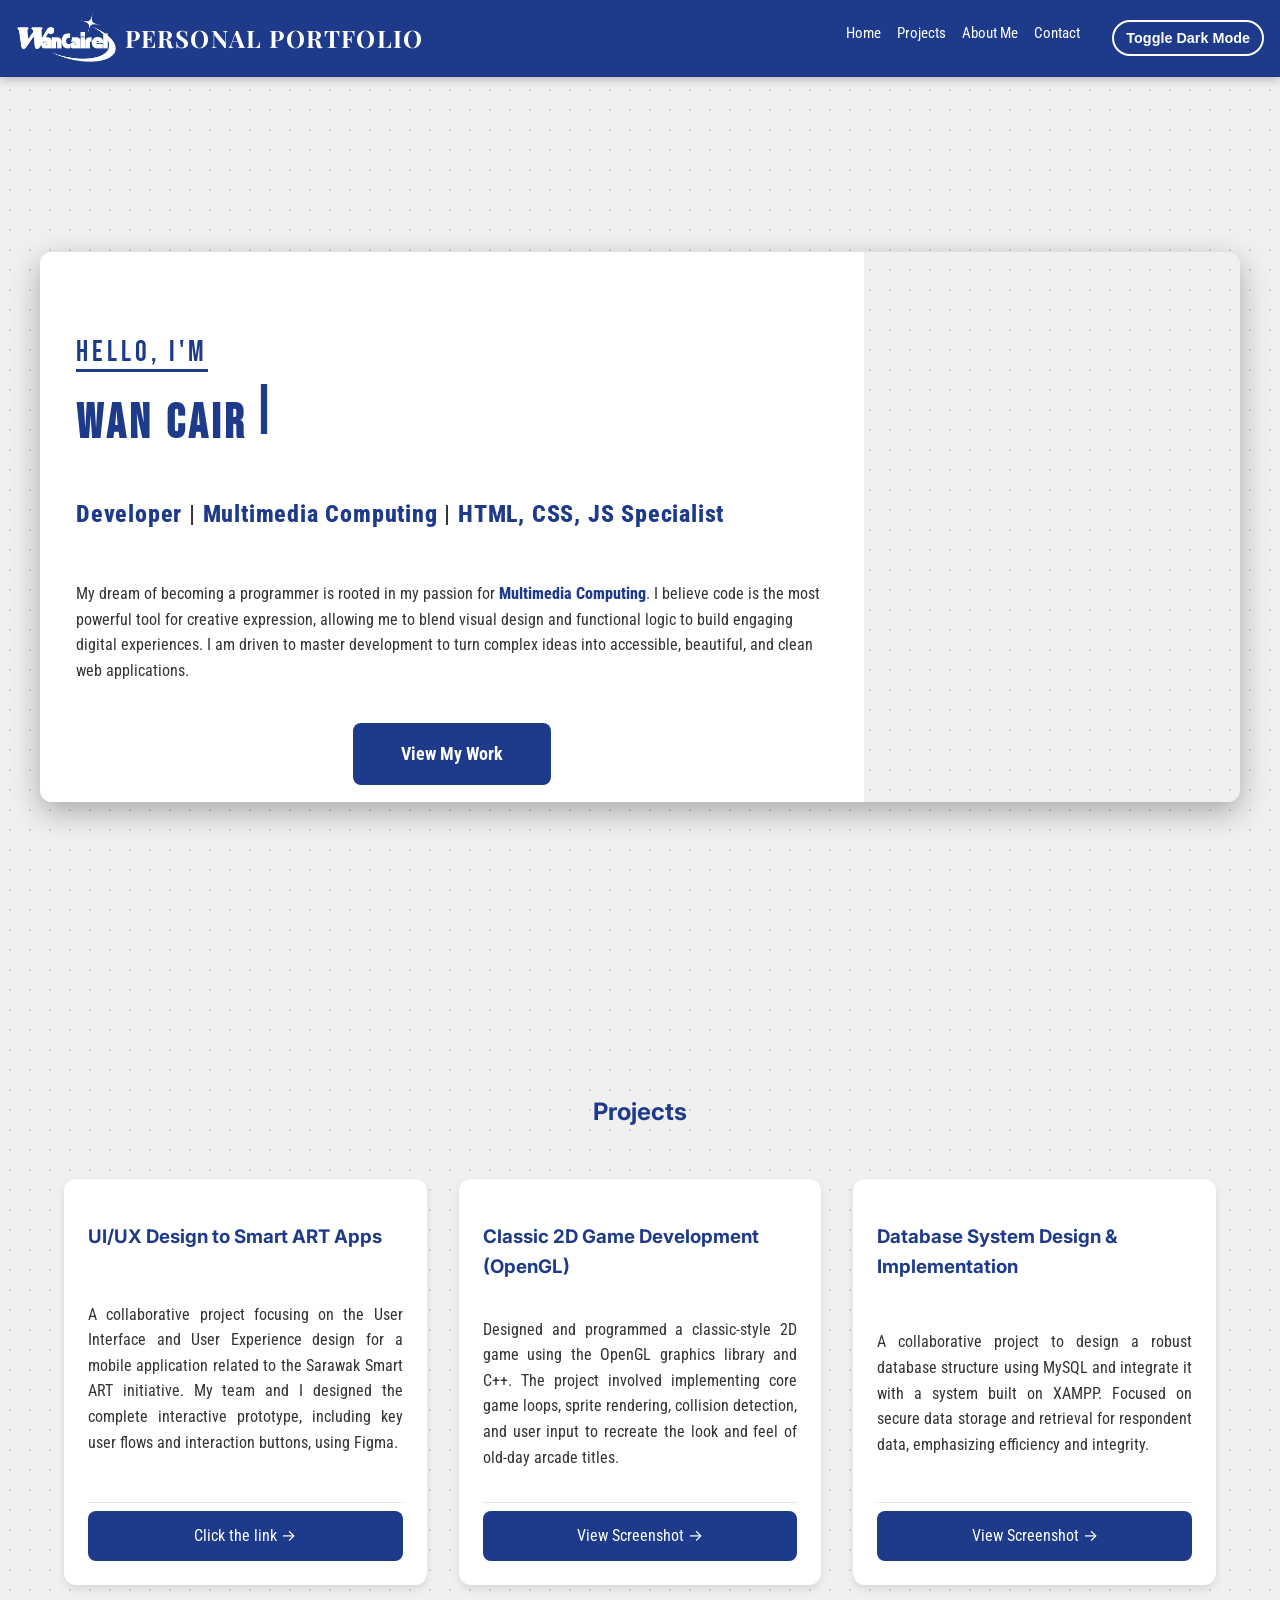
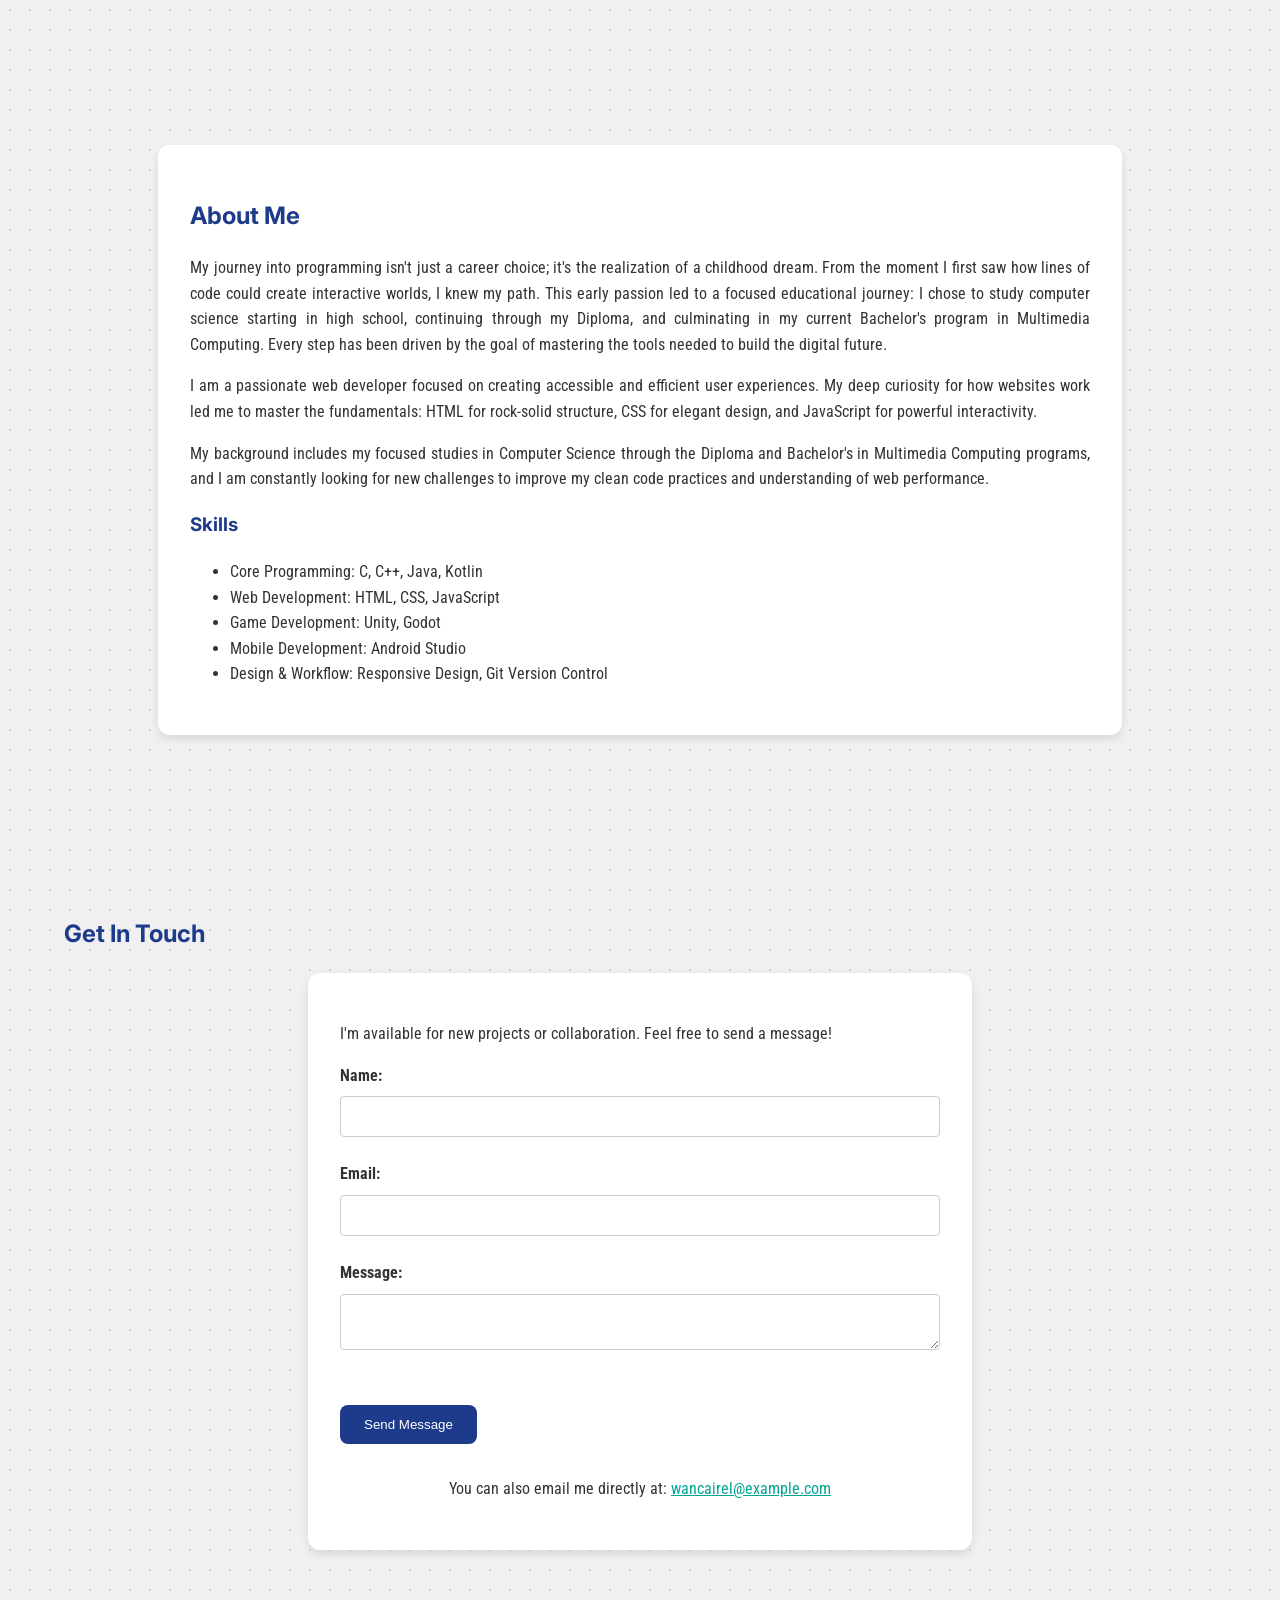
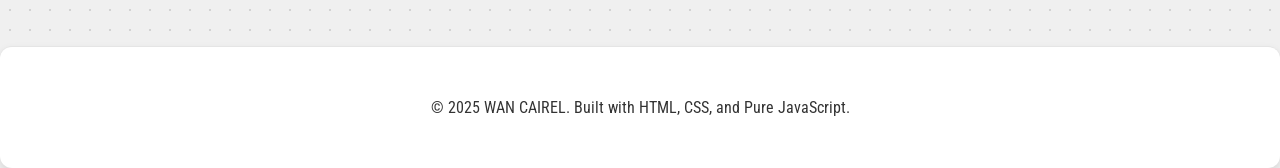
<file: index.html>
<!DOCTYPE html>
<html lang="en">
<head>
    <meta charset="UTF-8">
    <meta name="viewport" content="width=device-width, initial-scale=1.0">
    <title>Wan Cairel Aiman - Portfolio</title>
    <link href="https://fonts.googleapis.com/css2?family=Bebas+Neue&family=Inter:wght@100..900&family=Playfair+Display:ital,wght@0,400..900;1,400..900&family=Roboto+Condensed:ital,wght@0,100..900;1,400..900&display=swap" rel="stylesheet">
    <link rel="stylesheet" href="styles.css">
</head>
<body>

    <header class="header">
        <div class="logo">
            <a href="#home">
                <img src="logo.png" alt="Portfolio Logo" class="logo-image"> 
                <span class="logo-text">Personal Portfolio</span> 
            </a>
        </div>
        <button class="menu-toggle" id="menuToggle" aria-label="Toggle navigation menu">&#9776;</button>
        <nav>
            <ul class="nav-menu" id="navMenu">
                <li><a href="#home">Home</a></li>
                <li><a href="#projects">Projects</a></li>
                <li><a href="#about">About Me</a></li>
                <li><a href="#contact">Contact</a></li>
                <li><button id="modeToggle" class="mode-toggle">Toggle Dark Mode</button></li>
            </ul>
        </nav>
    </header>

    <section id="home">
        <div class="hero-wrapper">
            
            <div class="hero-text-container">
                <h1 class="hero-title" data-text="Wan Cairel Aiman Bin Wan Habib">
                    <span class="hero-greeting">Hello, I'm</span> 
                    <br> 
                    <span id="typewriter-text">WAN CAIREL AIMAN BIN WAN HABIB</span>
                </h1>
                
                <p class="hero-subtitle">
                    <span class="highlight">Developer</span> | 
                    <span class="highlight">Multimedia Computing</span> | 
                    <span class="highlight">HTML, CSS, JS Specialist</span>
                </p>

                <p>My dream of becoming a programmer is rooted in my passion for <span class="highlight">Multimedia Computing</span>. I believe code is the most powerful tool for creative expression, allowing me to blend visual design and functional logic to build engaging digital experiences. I am driven to master development to turn complex ideas into accessible, beautiful, and clean web applications.</p>
                
                <a href="#projects" class="cta-button hero-cta">View My Work</a>
            </div>

            <div class="hero-media-container">
                <video id="homeVideo" class="background-video" autoplay muted loop playsinline>
                    <source src="bg1.mp4" type="video/mp4">
                    Your browser does not support the video tag.
                </video>
            </div>

        </div>
    </section>
    
    <main class="container">
        
        <section id="projects">
            <h2>Projects</h2>
            <div class="project-grid">

                <div class="project-card">
                    <h3>UI/UX Design to Smart ART Apps</h3>
                    <p>A collaborative project focusing on the User Interface and User Experience design for a mobile application related to the Sarawak Smart ART initiative. My team and I designed the complete interactive prototype, including key user flows and interaction buttons, using Figma.</p>
                    <div class="project-cta-wrapper">
                        <a href="https://www.figma.com/proto/htCs97OftbegXGDJkfGveF/Untitled?node-id=0-1&t=KWoOJqwK4isgHH5s-1" target="_blank" class="cta-button project-cta">Click the link &rarr;</a>
                    </div>
                </div>

                <div class="project-card">
                    <h3>Classic 2D Game Development (OpenGL)</h3>
                    <p>Designed and programmed a classic-style 2D game using the OpenGL graphics library and C++. The project involved implementing core game loops, sprite rendering, collision detection, and user input to recreate the look and feel of old-day arcade titles.</p>
                    <div class="project-cta-wrapper">
                        <a href="2d.jpg" target="_blank" class="cta-button project-cta">View Screenshot &rarr;</a>
                    </div>
                </div>

                <div class="project-card">
                    <h3>Database System Design & Implementation</h3>
                    <p>A collaborative project to design a robust database structure using MySQL and integrate it with a system built on XAMPP. Focused on secure data storage and retrieval for respondent data, emphasizing efficiency and integrity.</p>
                    <div class="project-cta-wrapper">
                        <a href="database.png" target="_blank" class="cta-button project-cta">View Screenshot &rarr;</a>
                    </div>
                </div>
                
            </div>
        </section>
        
        <section id="about">
            
            <div class="about-card">
                <h2>About Me</h2>

                <p>My journey into programming isn't just a career choice; it's the realization of a childhood dream. From the moment I first saw how lines of code could create interactive worlds, I knew my path. This early passion led to a focused educational journey: I chose to study computer science starting in high school, continuing through my Diploma, and culminating in my current Bachelor's program in Multimedia Computing. Every step has been driven by the goal of mastering the tools needed to build the digital future.</p>

                <p>I am a passionate web developer focused on creating accessible and efficient user experiences. My deep curiosity for how websites work led me to master the fundamentals: HTML for rock-solid structure, CSS for elegant design, and JavaScript for powerful interactivity.</p>
                
                <p>My background includes my focused studies in Computer Science through the Diploma and Bachelor's in Multimedia Computing programs, and I am constantly looking for new challenges to improve my clean code practices and understanding of web performance.</p>
                
                <h3>Skills</h3>
                <ul>
                    <li>Core Programming: C, C++, Java, Kotlin</li>
                    <li>Web Development: HTML, CSS, JavaScript</li>
                    <li>Game Development: Unity, Godot</li>
                    <li>Mobile Development: Android Studio</li>
                    <li>Design & Workflow: Responsive Design, Git Version Control</li>
                </ul>
            </div>
        </section>

        <section id="contact">
            <h2>Get In Touch</h2>
            <div class="contact-form">
                <p>I'm available for new projects or collaboration. Feel free to send a message!</p>

                <form id="contactForm">
                    <div class="form-group">
                        <label for="name">Name:</label>
                        <input type="text" id="name" name="name" required aria-label="Your Name">
                    </div>
                    
                    <div class="form-group">
                        <label for="email">Email:</label>
                        <input type="email" id="email" name="email" pattern="[a-z0-9._%+-]+@[a-z0-9.-]+\.[a-z]{2,4}$" required aria-label="Your Email Address">
                    </div>
                    
                    <div class="form-group">
                        <label for="message">Message:</label>
                        <textarea id="message" name="message" required aria-label="Your Message"></textarea>
                    </div>
                    
                    <button type="submit" class="cta-button submit-button">Send Message</button>
                    <p id="formFeedback" style="text-align: center; margin-top: 1rem;"></p>
                </form>

                <p style="text-align: center; margin-top: 2rem;">
                    You can also email me directly at: 
                    <a href="mailto:client@example.com" style="color: #00A693;">wancairel@example.com</a>
                </p>

            </div>
        </section>

    </main>

    <footer class="footer">
        <p>&copy; 2025 WAN CAIREL. Built with HTML, CSS, and Pure JavaScript.</p>
    </footer>

    <button id="scrollTopBtn" title="Go to top" aria-label="Scroll to top">&#8679;</button>

    <script src="script.js"></script>
</body>
</html>
</file>
<file: styles.css>
/* --- BASE STYLES & THEME DEFINITIONS --- */

/* 🎨 CSS Variables for Theming */
:root {
    /* Fonts */
    --font-primary: 'Roboto Condensed', 'Inter', sans-serif;
    --font-heading: 'Inter', sans-serif;
    --font-logo: 'Playfair Display', serif;

    /* Common Styles */
    --border-separator: 1px solid rgba(0, 0, 0, 0.1);
}

/* Default (Light Mode) Variables */
.light-mode {
    /* Backgrounds */
    --bg-body: #f0f0f0; 
    --bg-grid: #d3d3d3;
    --bg-card: #fff;
    --bg-header: #1e3a8a; /* Opaque Dark Blue */

    /* Colors */
    --color-text: #333;
    --color-heading: #1e3a8a;
    --color-accent: #1e3a8a; 
    --color-header-text: #fff;
    --color-cta-text: #fff;

    /* Shadows */
    --shadow-card: 0 4px 8px rgba(0, 0, 0, 0.1);
    --shadow-header: 0 4px 8px rgba(0, 0, 0, 0.2);
    --shadow-hover-dark: 0 6px 10px rgba(0, 0, 0, 0.3);
}

/* Dark Mode Variables */
.dark-mode {
    /* Backgrounds */
    --bg-body: #121212; /* Deep Charcoal */
    --bg-grid: #393939;
    --bg-card: #1e1e1e; /* Darker cards/sections */
    --bg-header: rgba(30, 30, 30, 0.9); /* Translucent */

    /* Colors */
    --color-text: #e0e0e0;
    --color-heading: #4f46e5; /* Accent INDIGO */
    --color-accent: #4f46e5; 
    --color-header-text: #e0e0e0;
    --color-cta-text: #121212;

    /* Dark Mode Specific Overrides */
    --shadow-card: 0 4px 8px rgba(0, 0, 0, 0.8);
    --shadow-header: 0 4px 8px rgba(0, 0, 0, 0.8);
    --shadow-hover-dark: 0 6px 10px rgba(0, 0, 0, 0.5);
    --border-separator: 1px solid rgba(255, 255, 255, 0.1);
}

/* --- BASE STYLES & THEME APPLICATION --- */

body {
    background-image: radial-gradient(var(--bg-grid) 1px, transparent 0);
    background-color: var(--bg-body);
    background-size: 20px 20px;
    background-repeat: repeat;
    transition: all 0.3s ease-in-out; 
    font-family: var(--font-primary);
    margin: 0;
    padding: 0;
    line-height: 1.6;
    scroll-behavior: smooth; 
    scroll-padding-top: 65px; 
    color: var(--color-text);
}

h1, h2, h3 {
    font-family: var(--font-heading); 
    color: var(--color-heading);
}

/* Consolidated Header Styles */
.header {
    height: 60px;
    position: sticky;
    top: 0;
    z-index: 1000;
    padding: 0.5rem 1rem; 
    display: flex;
    justify-content: space-between;
    align-items: center; 
    border-bottom: var(--border-separator); 
    backdrop-filter: blur(5px); 
    transition: background-color 0.3s ease;
    background-color: var(--bg-header);
    box-shadow: var(--shadow-header);
}

.header a, .menu-toggle { 
    color: var(--color-header-text); 
}

/* --- NAVIGATION BAR & LOGO --- */

.logo a {
    display: flex; 
    align-items: center; 
    font-weight: bold;
    text-decoration: none;
    white-space: nowrap;
    color: var(--color-header-text); 
}

.logo-image {
    height: 50px; 
    max-width: none; 
    margin-right: 0.5rem; 
    border-radius: 4px; 
    vertical-align: middle; 
}

.logo-text {
    font-family: var(--font-logo); 
    text-transform: uppercase; 
    font-weight: 700; 
    letter-spacing: 0.05em; 
    font-size: 1.5rem; 
    line-height: 1; 
}

.dark-mode .logo-text {
    color: var(--color-accent);
}

.nav-menu {
    list-style: none;
    display: flex;
    gap: 1rem;
    padding: 0;
}

.nav-menu a {
    text-decoration: none;
    font-size: 0.95rem; 
    padding: 0.5rem 0;
}

.menu-toggle {
    display: none; 
    background: none;
    border: none;
    font-size: 1.5rem;
    cursor: pointer;
    padding: 0.5rem;
}

/* --- HERO SECTION STYLES --- */

#home {
    position: relative; 
    overflow: hidden; 
    padding: 0; 
    min-height: 100vh;
    height: 100vh;
    scroll-margin-top: 0; 
    display: flex;
    justify-content: center;
    align-items: center;
}

.hero-wrapper {
    display: flex;
    width: 100%;
    max-width: 1200px; 
    margin: 0 auto;
    align-items: stretch; 
    height: 550px; 
    border-radius: 12px;
    overflow: hidden; 
    box-shadow: 0 10px 30px rgba(0, 0, 0, 0.3);
}

.hero-text-container {
    flex: 2; 
    display: flex;
    flex-direction: column;
    justify-content: center; 
    padding: 4rem 3%; 
    text-align: left; 
    background-color: var(--bg-card);
    color: var(--color-text);
}

.hero-media-container {
    flex: 1; 
    display: flex;
    justify-content: center;
    align-items: center;
    padding: 0;
    overflow: hidden;
}

.background-video {
    position: relative; 
    width: 100%; 
    height: 100%; 
    object-fit: cover; 
    opacity: 1; 
}

/* --- TEXT STYLES --- */

.hero-title {
    font-size: 3rem; 
    font-family: 'Bebas Neue', var(--font-heading); 
    margin-bottom: 0.5rem;
    letter-spacing: 0.25rem;
    justify-content: flex-start; 
}

/* Consolidated Text Shadow Reset (Saves many lines) */
.hero-text-container h1, .hero-text-container p, .hero-text-container .hero-subtitle, 
.hero-text-container .cta-button, .hero-text-container .hero-greeting {
    text-shadow: none; 
}

/* Typewriter cursor style */
#typewriter-text::after { 
    content: '|'; 
    animation: blink 0.7s step-end infinite; 
    display: inline-block; 
    vertical-align: top; 
    margin-left: 0.25rem; 
    line-height: 1; 
}
@keyframes blink { 
    from, to { opacity: 1; } 
    50% { opacity: 0; } 
}

.hero-greeting {
    display: inline-block;
    font-size: 1.8rem;
    text-decoration: underline;
    text-decoration-thickness: 3px; 
    text-underline-offset: 8px; 
    margin-right: 1rem;
    font-weight: 400; 
    line-height: 1; 
}

.hero-subtitle { 
    font-size: 1.5rem; 
    font-weight: 600; 
    letter-spacing: 0.05rem; 
    margin-bottom: 2rem; 
    position: relative; 
    animation: floatAnimation 3s ease-in-out infinite; 
}

.highlight { 
    font-weight: 800; 
    color: var(--color-accent);
}

@keyframes floatAnimation { 
    0% { transform: translateY(0); } 
    50% { transform: translateY(-8px); } 
    100% { transform: translateY(0); } 
}

/* --- GENERAL LAYOUT & COMPONENTS --- */

.container { max-width: 1200px; margin: 0 auto; padding: 2rem 5%; }
.container p { text-align: justify; }

section { padding: 4rem 0; scroll-margin-top: 0; } 

/* Consolidated Card/Section Styles (Saves many lines) */
.project-card, .contact-form, .footer, .about-card {
    border-radius: 12px; 
    box-shadow: var(--shadow-card);
    background-color: var(--bg-card);
    transition: all 0.3s ease; 
}

.about-card { 
    max-width: 900px; 
    margin: 2rem auto; 
    padding: 2rem; 
}

.cta-button { 
    display: inline-block; 
    background-color: var(--color-accent); 
    color: var(--color-cta-text); 
    padding: 0.75rem 1.5rem; 
    border-radius: 8px; 
    text-decoration: none; 
    margin-top: 1.5rem; 
    transition: all 0.2s ease; 
    border: none; 
}
.cta-button:hover { 
    transform: translateY(-2px); 
    /* Uses the theme-specific hover shadow/color */
    box-shadow: var(--shadow-hover-dark); 
}
.light-mode .cta-button:hover { 
    background-color: #1f427c; 
}
.dark-mode .cta-button:hover { 
    background-color: #6366f1; 
}


/* --- BUTTON CENTERING AND SIZING FIXES --- */

.hero-text-container .hero-cta {
    display: table; 
    margin-left: auto;
    margin-right: auto;
    padding: 1rem 3rem; 
    font-size: 1.15rem; 
    font-weight: bold;
}

.project-cta-wrapper {
    margin-top: 1rem;
    padding-top: 0.5rem;
    border-top: var(--border-separator);
}

.project-card .project-cta {
    display: block; 
    width: 100%;
    text-align: center;
    margin-top: 0; 
    box-sizing: border-box; 
}

/* --- PROJECT & CONTACT STYLES --- */

#projects h2 { text-align: center; margin-bottom: 3rem; }
.project-grid { 
    display: grid; 
    grid-template-columns: repeat(auto-fit, minmax(300px, 1fr)); 
    gap: 2rem; 
}
.project-card { 
    padding: 1.5rem; 
    transition: transform 0.2s, box-shadow 0.2s; 
    display: flex;
    flex-direction: column;
    justify-content: space-between; 
}
.project-card:hover { 
    transform: translateY(-5px); 
    box-shadow: var(--shadow-card);
}
.dark-mode .project-card:hover { 
    box-shadow: 0 8px 16px rgba(0, 0, 0, 0.9); 
}

.contact-form { max-width: 600px; margin: 0 auto; padding: 2rem; }
.form-group { margin-bottom: 1.5rem; }
.form-group label { display: block; margin-bottom: 0.5rem; font-weight: bold; }
.form-group input, .form-group textarea { 
    width: 100%; 
    padding: 0.75rem; 
    border: 1px solid #ccc; 
    border-radius: 4px; 
    box-sizing: border-box; 
    background-color: inherit; 
    color: inherit; 
}

.footer { 
    text-align: center; 
    padding: 2rem 5%; 
    border-top: var(--border-separator); 
}

#scrollTopBtn { 
    display: none; 
    position: fixed; 
    bottom: 20px; 
    right: 20px; 
    z-index: 99; 
    border: none; 
    outline: none; 
    background-color: var(--color-accent); 
    color: var(--color-cta-text); 
    cursor: pointer; 
    padding: 15px; 
    border-radius: 50%; 
    box-shadow: 0 2px 5px rgba(0, 0, 0, 0.3); 
    font-size: 18px; 
}

.mode-toggle { 
    background: none; 
    border: 2px solid var(--color-header-text); 
    color: var(--color-header-text); 
    padding: 0.5rem 0.75rem; 
    border-radius: 50px; 
    cursor: pointer; 
    font-weight: bold; 
    font-size: 0.9rem; 
    margin-left: 1rem; 
    transition: all 0.3s; 
}
.dark-mode .mode-toggle { 
    border-color: var(--color-accent); 
    color: var(--color-accent); 
}


/* --- MEDIA QUERIES (RESPONSIVENESS) --- */

@media (max-width: 767px) {
    .hero-wrapper {
        flex-direction: column; 
        height: auto; 
        margin: 2rem 5%; 
        width: 90%;
        max-width: 100%;
        box-shadow: none; 
        border-radius: 0;
    }
    .hero-text-container {
        padding: 2rem 5%; 
        text-align: center; 
    }
    .hero-media-container {
        height: 300px; 
        padding: 0;
    }
    .hero-title {
        font-size: 2rem; /* Adjusted for smaller screens */
        justify-content: center;
    }

    .header { padding: 1rem 2%; }
    .logo a { font-size: 1.25rem; }
    .logo-text { font-size: 1em; line-height: 1; }
    
    .nav-menu { 
        display: none; 
        flex-direction: column; 
        position: absolute; 
        top: 48px; 
        left: 0; 
        width: 100%; 
        box-shadow: 0 8px 16px rgba(0, 0, 0, 0.2); 
        padding: 1rem 0; 
        text-align: center; 
        background-color: var(--bg-header); 
    }
    .nav-menu.open { display: flex; }
    .nav-menu li { width: 100%; padding: 0.5rem 0; }
    .menu-toggle { display: block; }
    .project-grid { grid-template-columns: 1fr; }
}
</file>
